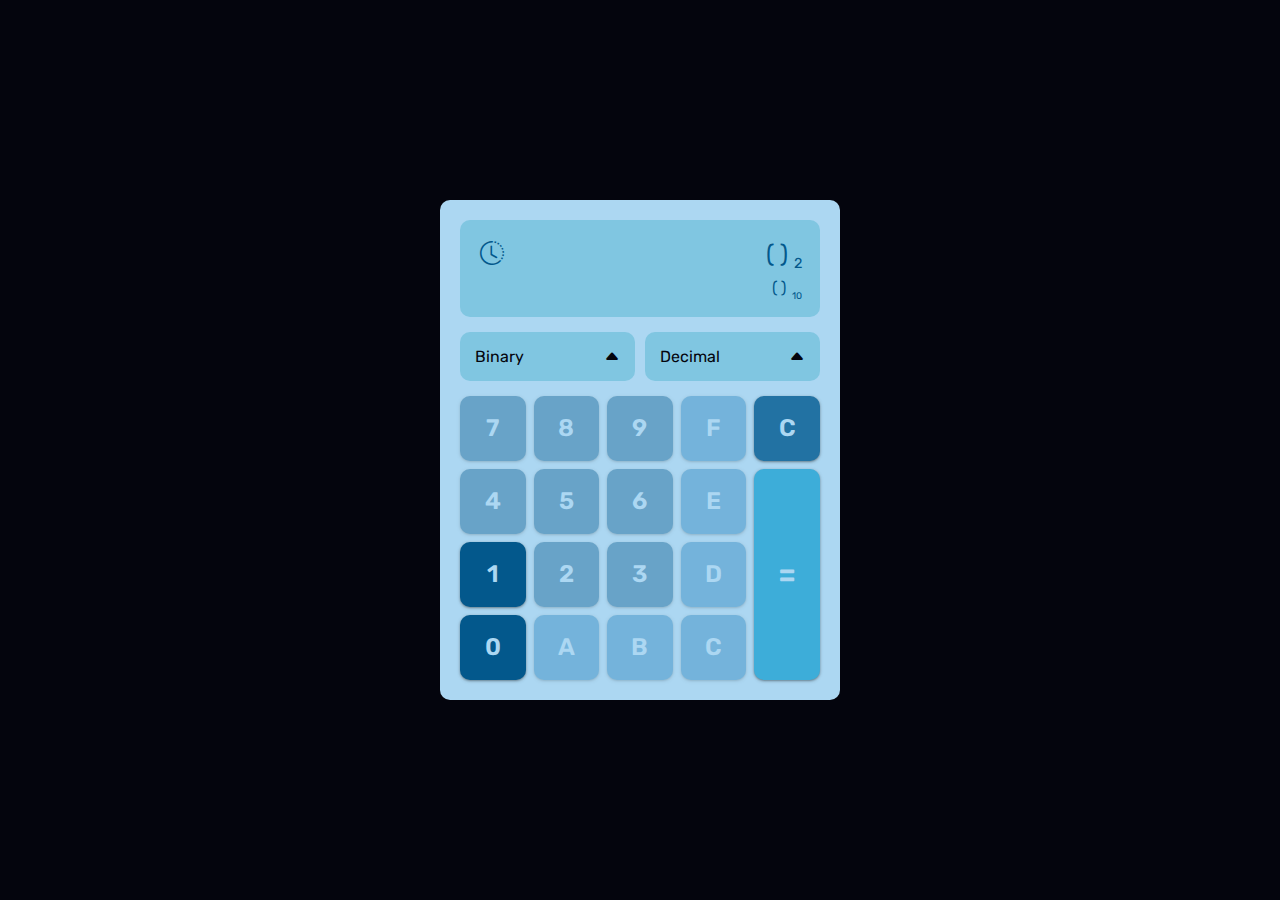
<file: converter/index.html>
<!DOCTYPE html>
<html lang="en">

<head>
    <meta charset="UTF-8">
    <meta name="viewport" content="width=device-width, initial-scale=1.0">
    <title>Converter</title>
    <!-- link icon  -->
    <link rel="stylesheet" href="https://cdn.jsdelivr.net/npm/bootstrap-icons@1.11.1/font/bootstrap-icons.css">
    <!-- main css -->
    <link rel="stylesheet" href="css/main.css">
</head>

<body>

    <div class="container containerCalc">

        <div class="screen zonClick">
            <div class="input">
                <span class="Arch">(</span>
                <span class="textInput numberInput" data-text-input=""></span>
                <span class="Arch">)<span class="typeInput" data-type-input=""></span> </span>
            </div>
            <div class="result">
                <span class="Arch">(</span>
                <span class="textInputResult"></span>
                <span class="Arch">)<span class="typeInput" data-type-input=""></span></span>
            </div>
            <div class="inconHistory"><i class="bi bi-clock-history"></i></div>
        </div>
        <div class="typeConverter">

            <div class="selectBox">
                <div class="showSelect">
                    <div class="text">Binary</div>
                    <div class="icon"><i class="bi bi-caret-down-fill"></i></div>
                </div>
                <div class="itemSelect">
                    <div class="item active"><span class="typeText">Binary</span><span class="type"
                            data-type="2">2</span></div>
                    <div class="item"><span class="typeText">Decimal</span><span class="type" data-type="10">10</span>
                    </div>
                    <div class="item"><span class="typeText">Octal</span><span class="type" data-type="8">8</span></div>
                    <div class="item"><span class="typeText">Hexadecimal</span><span class="type"
                            data-type="16">16</span></div>
                </div>
            </div>

            <div class="selectBox">
                <div class="showSelect">
                    <div class="text">Decimal</div>
                    <div class="icon"><i class="bi bi-caret-down-fill"></i></div>
                </div>
                <div class="itemSelect">
                    <div class="item"><span class="typeText">Binary</span><span class="type" data-type="2">2</span>
                    </div>
                    <div class="item active"><span class="typeText">Decimal</span><span class="type"
                            data-type="10">10</span></div>
                    <div class="item"><span class="typeText">Octal</span><span class="type" data-type="8">8</span></div>
                    <div class="item"><span class="typeText">Hexadecimal</span><span class="type"
                            data-type="16">16</span></div>
                </div>
            </div>

        </div>

        <div class="buttonCalc zonClick">

            <div class="btnCalc Decimal Octal Hexadecimal sivn" data-btn-input="7">7</div>
            <div class="btnCalc Decimal Hexadecimal ething" data-btn-input="8">8</div>
            <div class="btnCalc Decimal Hexadecimal nine" data-btn-input="9">9</div>
            <div class="btnCalc Hexadecimal alpha F" data-btn-input="F">F</div>
            <div class="Clear">C</div>

            <div class="btnCalc Decimal Octal Hexadecimal for" data-btn-input="4">4</div>
            <div class="btnCalc Decimal Octal Hexadecimal five" data-btn-input="5">5</div>
            <div class="btnCalc Decimal Octal Hexadecimal sixe" data-btn-input="6">6</div>
            <div class="btnCalc Hexadecimal alpha E" data-btn-input="E">E</div>
            <div class="equle">=</div>

            <div class="btnCalc Binary Decimal Octal Hexadecimal one" data-btn-input="1">1</div>
            <div class="btnCalc Decimal Octal Hexadecimal tow" data-btn-input="2">2</div>
            <div class="btnCalc Decimal Octal Hexadecimal three" data-btn-input="3">3</div>
            <div class="btnCalc Hexadecimal alpha D" data-btn-input="D">D</div>

            <div class="btnCalc Binary Decimal Octal Hexadecimal ziro" data-btn-input="0">0</div>
            <div class="btnCalc Hexadecimal alpha A" data-btn-input="A">A</div>
            <div class="btnCalc Hexadecimal alpha B" data-btn-input="B">B</div>
            <div class="btnCalc Hexadecimal alpha C" data-btn-input="C">C</div>

        </div>

    </div>

    <div class="history">
        <div class="close"><i class="bi bi-x"></i></div>
        <div class="uphistroy">

        </div>
    </div>



    <script src="js/select.js" type="module"></script>
    <script src="js/showbutton.js" type="module"></script>
    <script src="js/enterInput.js" type="module"></script>
    <script src="js/binaireDecimal.js" type="module"></script>

</body>

</html>
</file>
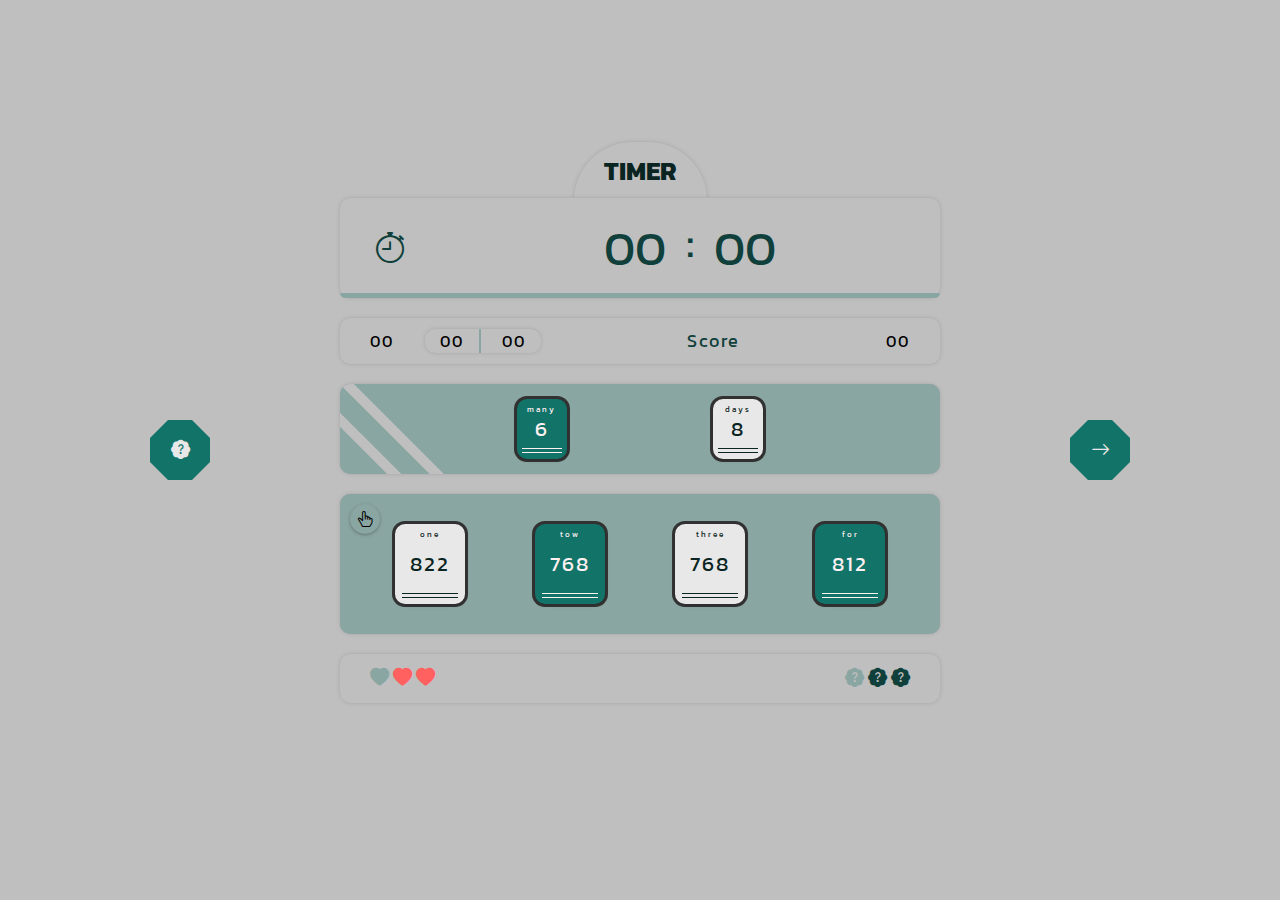
<file: Multiples/index.html>
<!DOCTYPE html>
<html lang="en">

<head>
    <meta charset="UTF-8">
    <meta name="viewport" content="width=device-width, initial-scale=1.0">
    <title>Game Multiples</title>
    <link rel="stylesheet" href="css/main.css">
    <link rel="stylesheet" href="https://cdn.jsdelivr.net/npm/bootstrap-icons@1.11.2/font/bootstrap-icons.min.css">
</head>

<body>


    <!-- <div class="button-Start-game btn" value-test ="Start Game" ></div> -->

    <section>

        <div class="clock">
            <h3 class="title"> timer</h3>
            <div class="numberClock">
                <div class="image"><i class="bi bi-stopwatch"></i></div>
                <div class="number">
                    <span class="min">00</span>
                    <span class="dots">:</span>
                    <span class="seconds">00</span>
                </div>
            </div>
            <div class="line" style="--i:90deg;"></div>
        </div>

        <div class="score">
            <div class="infoScour">
                <span class="newScore showInfo" text-info = "new" style="--left:-10px;">00</span>
                <span class="less-more">
                    <span class="less showInfo" text-info = "less" style="--left:5px;">00</span>
                    <span class="more showInfo" text-info = "Larger" style="--left:-4px;" >00</span>
                </span>
            </div>
            <span class="text">Score</span>
            <span class="oldScore showInfo" text-info = "last" style="--left:-10px;">00</span>
        </div>
        <div class="screen">
            <div class="card mony" text-card="many">00</div>
            <div class="card days" text-card="days">00</div>
        </div>
        <div class="result">
            <span class="icon"><i class="bi bi-hand-index-thumb"></i></span>
            <div class="card one card-result" text-card="one" >000</div>
            <div class="card tow card-result" text-card="tow">000</div>
            <div class="card three card-result" text-card="three">000</div>
            <div class="card for card-result" text-card="for">000</div>
        </div>

        <div class="help-hearts">
            <div class="hearts">
                <span class="icon one _none"><i class="bi bi-heart-fill"></i></span>
                <span class="icon tow"><i class="bi bi-heart-fill"></i></span>
                <span class="icon thre"><i class="bi bi-heart-fill"></i></span>
            </div>
            <div class="help">
                <span class="icon one _none"><i class="bi bi-patch-question-fill"></i></span>
                <span class="icon tow"><i class="bi bi-patch-question-fill"></i></span>
                <span class="icon thre"><i class="bi bi-patch-question-fill"></i></span>
            </div>
        </div>

    </section>

    <div class="box exit" text-data="exit">
        <i class="bi bi-arrow-right one" ></i>
        <i class="bi bi-arrow-right tow" ></i>
    </div>
    <div class="box help" text-data="exit">
        <i class="bi bi-patch-question-fill one"></i>
         <i class="bi bi-patch-question-fill tow"></i>
    </div>

    <!-- <script src="js/clock.js"></script> -->
    <script src="js/app.js" type="module"></script>
</body>

</html>
</file>
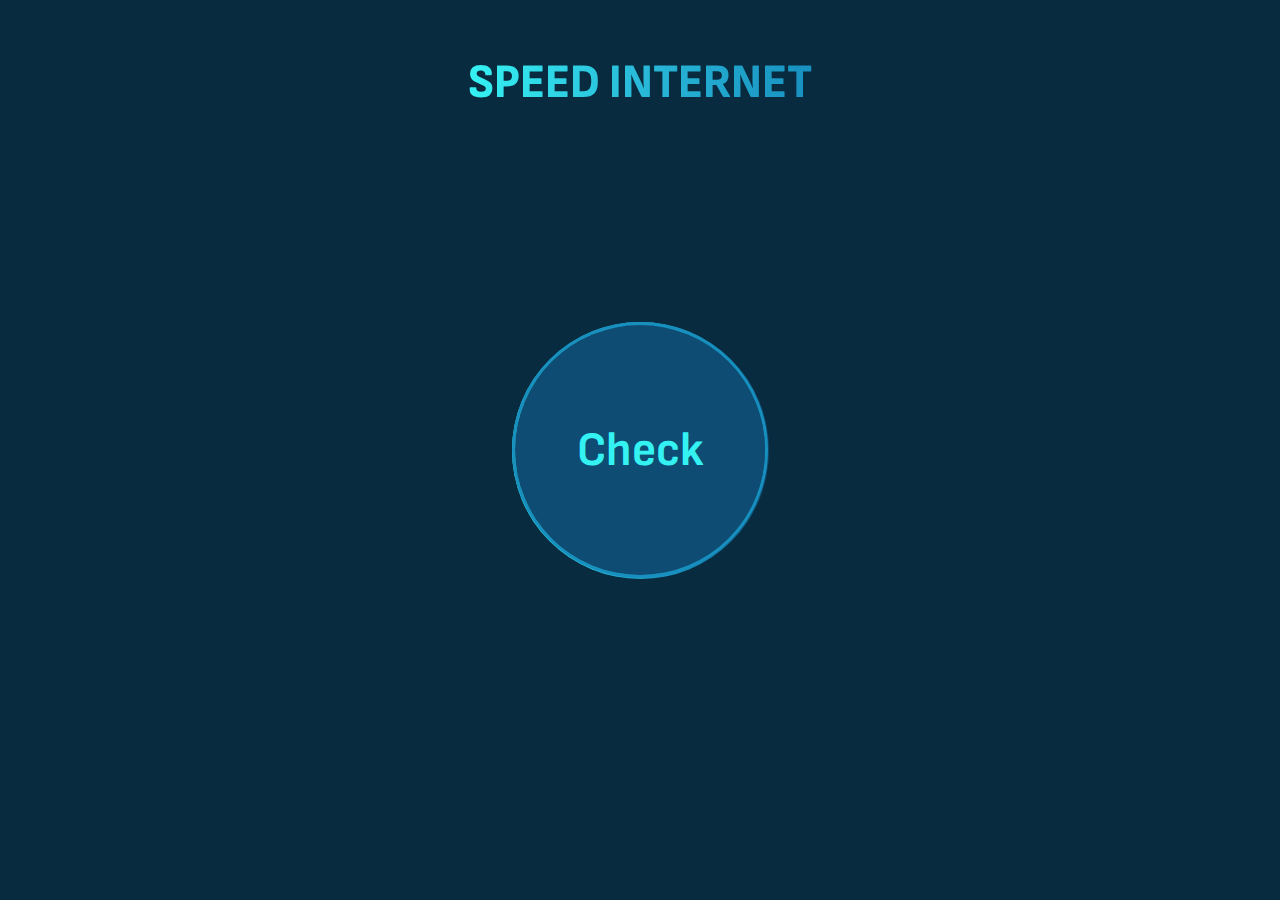
<file: speedInternet/index.html>
<!DOCTYPE html>
<html lang="en">
<head>
    <meta charset="UTF-8">
    <meta name="viewport" content="width=device-width, initial-scale=1.0">
    <title>Speed Test</title>
    <link rel="stylesheet" href="css/main.css">
    <link rel="stylesheet" href="https://cdn.jsdelivr.net/npm/bootstrap-icons@1.11.1/font/bootstrap-icons.css">
</head>
<body>
    
    <div class="container">
        <div class="title">speed internet</div>

        <div class="upTestSpeed">

            <div class="buttonCheck"><span>Check</span></div>
            <div class="loader">
                <span class="pseudoSpan"></span>
                <span class="outBorder" ></span>
            </div> 

            <div class="upSpeed">
                <div class="childSpeed" style="--needle:-125deg;">
                    <span class="numberSpeed" style="--i:0;" -num-speed="4" --data-num="20" ><b>20</b></span>
                    <span class="numberSpeed" style="--i:1;" -num-speed="5" --data-num="30"><b>30</b></span>
                    <span class="numberSpeed" style="--i:2;"-num-speed="6" --data-num="40"><b>40</b></span>
                    <span class="numberSpeed" style="--i:3;"-num-speed="7" --data-num="50"><b>50</b></span>
                    <span class="numberSpeed" style="--i:4;" -num-speed="8" --data-num="100"><b>100</b></span>
                    <span class="numberSpeed" style="--i:8;" -num-speed="0" --data-num="0"><b>0</b></span>
                    <span class="numberSpeed" style="--i:9;" -num-speed="1" --data-num="5"><b>5</b></span>
                    <span class="numberSpeed" style="--i:10;" -num-speed="2" --data-num="10"><b>10</b></span>
                    <span class="numberSpeed" style="--i:11;" -num-speed="3" --data-num="15"><b>15</b></span>

                    <span class="needle"></span>

                    <div class="upMinLine">
                            <div class="minLine active"  style = "--number-min:0;"  -m-number="1"></div>
                    </div>

                    <div class="boxNumberSpeed">
                        
                        <div class="numberSpeed">
                            <div class="titleNumber">
                                <i class="bi bi-arrow-down-circle"></i> 
                                <span class="text">Download</span>
                                <span class="unit"></span>
                            </div>
                            <div class="number">
                                <span class="normaleNumber">00</span>
                                <span class="boublePoint" >.</span>
                                <span class="pointNumber">00</span>
                            </div>
                            <div class="infoInternet">
                                <div class="towElement upIpInterenet">
                                    <i class="bi bi-person-circle"></i>
                                    <div class="towSpan ipInterenet">
                                        <span class="ip"></span>
                                        <span class="org"></span>
                                    </div> 
                                </div>
                                <div class="towElement upContry">
                                    <i class="bi bi-globe"></i>
                                    <div class="towSpan childInterenet">
                                        <span class="city"></span>
                                        <span class="timeZon"></span>
                                    </div>
                                </div>
                                
                            </div>
                        </div>

                    </div>

                </div>
            </div>

        </div>

    </div>


    <!-- <script src="js/aniamtionJS.js" ></script> -->
    <script src="js/app.js" ></script>
</body>
</html>
</file>
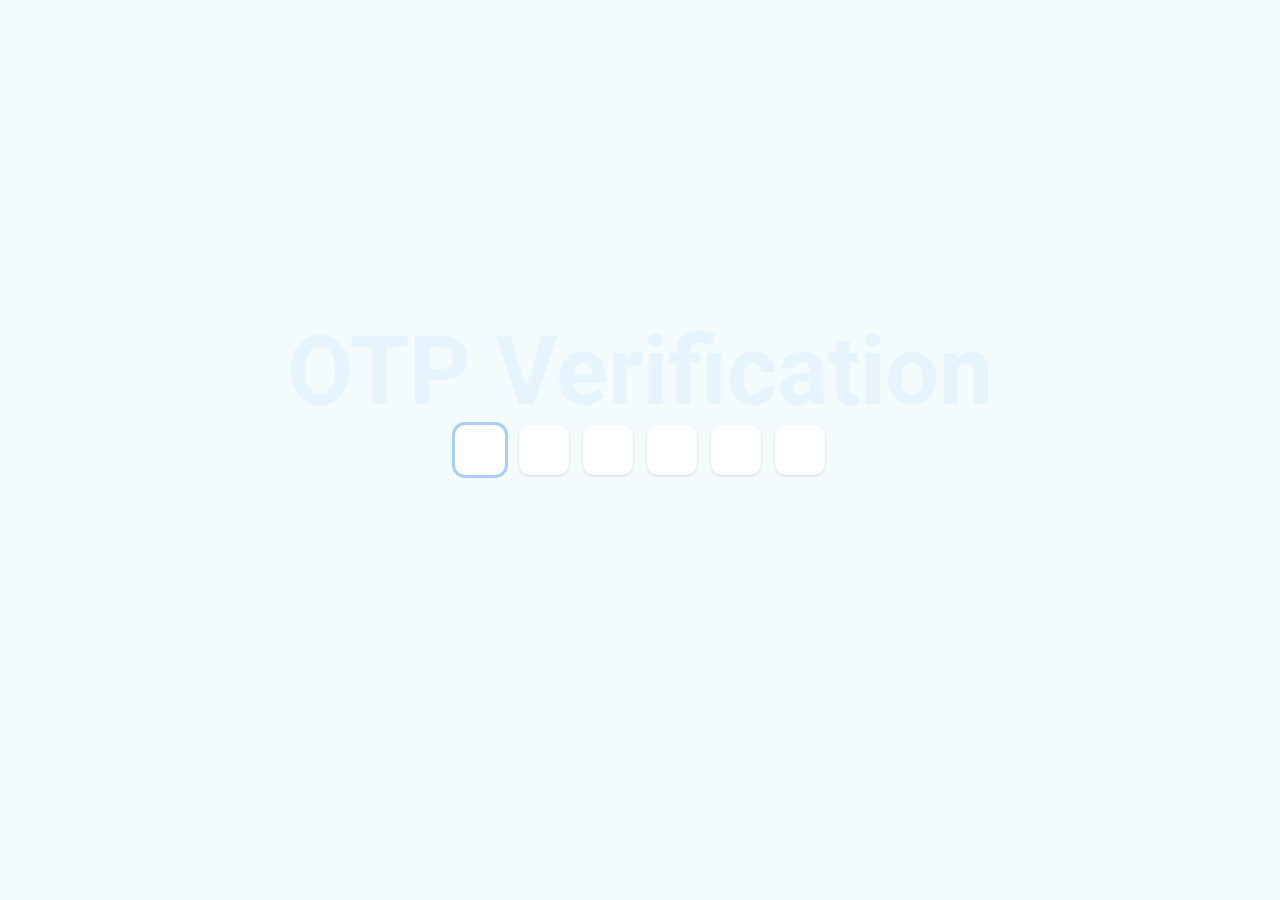
<file: verification_otp/index.html>
<!DOCTYPE html>
<html lang="en">
	<head>
		<meta charset="UTF-8" />
		<meta name="viewport" content="width=device-width, initial-scale=1.0" />
		<title>OTP Verification</title>

		<!-- this link css -->
		<link rel="stylesheet" href="main.css" />
	</head>
	<body>

		<div class="title">OTP Verification</div>

		<div class="container">
			<div class="opt-input" id = "otp-input">
				<input type="text" id="otp1" maxlength="1" autofocus />
                <input type="text" id="otp2" maxlength="1" />
                <input type="text" id="otp3" maxlength="1" />
                <input type="text" id="otp4" maxlength="1" />
                <input type="text" id="otp5" maxlength="1" />
                <input type="text" id="otp6" maxlength="1" />
			</div>
		</div>

		<!-- this link js -->
		<script src="app.js"></script>
	</body>
</html>
</file>
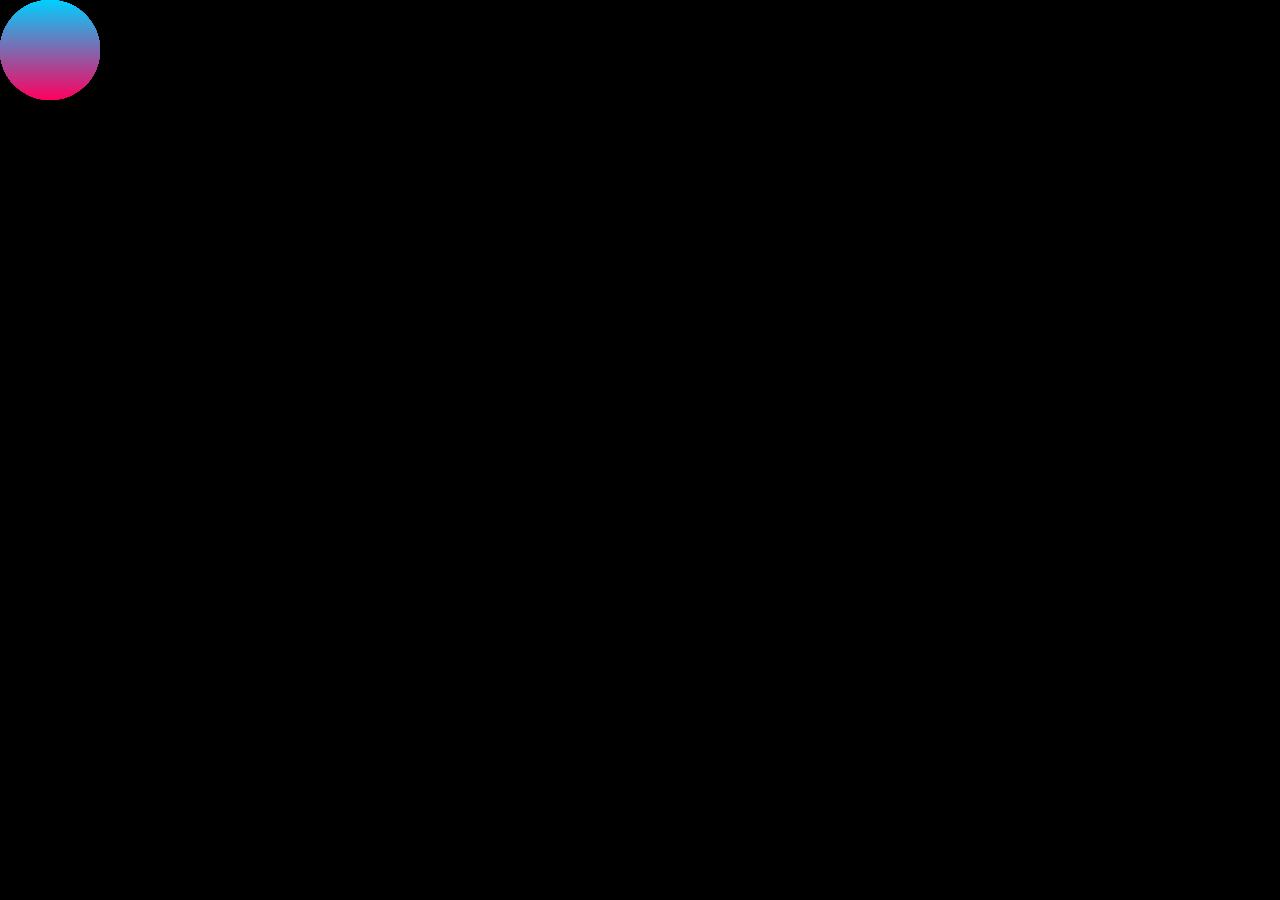
<file: animation/MouseMove/index.html>
<!DOCTYPE html>
<html lang="en">
<head>
    <meta charset="UTF-8">
    <meta name="viewport" content="width=device-width, initial-scale=1.0">
    <title>Mouse Animation</title>
    <link rel="stylesheet" href="main.css">
</head>
<body>
    
    <div class="cursor">
    </div>
<script src="https://cdnjs.cloudflare.com/ajax/libs/gsap/3.12.2/gsap.min.js"></script>
<script>
    for( let i = 0; i <= 20; i++  ){
        document.querySelector('.cursor').innerHTML += `<div class="circle"></div>`;
    }
    document.body.addEventListener("mousemove", e=>{
        gsap.to('.circle',{
            x : e.clientX,
            y : e.clientY,
            stagger:0.05
        });
    })
</script>
</body>
</html>
</file>
<file: converter/css/main.css>
@import url('https://fonts.googleapis.com/css2?family=Rubik:wght@300;400;500;600;700;800;900&display=swap');
*{
 box-sizing: border-box;
 padding: 0;
 margin: 0;
font-family: 'Rubik', sans-serif;
}

:root{
    --color-1:#04050D;
    --color-2:#012340;
    --color-3:#03588C;
    --color-4:#ACD7F2;
    --color-5:#3DADD9;
    --color-6:#80c6e1;

    --min-borde:10px;
    --min-transition: all 0.8s ease-in-out;
}

body{
    min-height: 100vh;
    display: flex;
    justify-content: center;
    align-items: center;
    background-color: var(--color-1);
    color: #04050D;
}
.containerCalc{
    padding: 20px;
    width: 400px;
    height: 500px;
    background-color: var(--color-4);
    border-radius: var(--min-borde);
    display: grid;
    grid-template-columns: 1fr;
    grid-template-rows: 21% 15% 1fr;
    gap: 5px;
    /* box-shadow: #3dadd978 1px 6px 100px 0px; */
}
.screen{
    width: 100%;
    background-color:var(--color-6) ;
    padding: 20px;
    height: 100%;
    border-radius: var(--min-borde);
    display: flex;
    flex-direction: column;
    justify-content: flex-end;
    align-items: flex-end;
    gap: 10px;
    position: relative;
}
.screen .result{
    transition: var(--min-transition);
}
.screen .input,
.screen .result.equalShow{
    font-size: 1.5em;
    transition: var(--min-transition);
}

.screen .Arch span,
.screen .result.equalShow .Arch span{
    font-size: 0.6em;
    margin-left: 4px;
    position: relative;
    bottom: -6px;
    left: 2px;
}
.screen .input.noShow{
    font-size: 0.8em;
}
.screen .input.noShow .Arch span{
    font-size: 0.6em;
}
.screen .Arch{
    color: var(--color-3);
}
.result{
    color: var(--color-3);
}

.inconHistory{
    position: absolute;
    left: 20px;
    top: 20px;
    font-size:1.5em ;
    color: var(--color-3);
    cursor: pointer;
    transition:var(--min-transition);
}
.inconHistory:hover{
color: var(--color-1);
}
/* __________________________________________________________________________________________ */
.selectBox{
    width: 50%;
    cursor: pointer;
    position: relative;
    transition: var(--min-transition);

}
.typeConverter{
    display: flex;
    justify-content: space-between;
    align-items: center;
    gap: 10px;
}
.selectBox .icon i::before{
    transform: rotate(180deg);
    transition: var(--min-transition);
}
.selectBox.active .icon i::before{
    transform: rotate(0deg);
}
.showSelect{
    display: flex;
    justify-content: space-between;
    background-color:var(--color-6) ;
    padding: 15px;
    border-radius: var(--min-borde);
}
.itemSelect{
    padding: 10px;
    border-radius: var(--min-borde);
    background-color:var(--color-6) ;
    position: absolute;
    width: 100%;
    top: 20px;
    opacity: 0;
    visibility: hidden;
    transition: var(--min-transition);
}
.selectBox.active .itemSelect{
    top: 62px;
    opacity: 1;
    visibility: visible;
    z-index: 111;
}
.item{
    padding: 10px;
    margin: 4px 0;
    border-radius: var(--min-borde);
    display: flex;
    justify-content: space-between;
    font-size: 0.7em;
    transition: var(--min-transition);
}
.item span:last-child{
    color: #03588C;
}
.item.active{
    background-color: var(--color-5);
    font-size: 1em;
}
.item.antherHover  {
    background-color: transparent;
    font-size: 0.7em;
}
.item:hover{
    background-color: var(--color-5);
    font-size: 1em;
}


/* =================================================================== */


.buttonCalc{
    display: grid;
    grid-template-columns: 1fr 1fr 1fr 1fr 1fr;
    grid-template-rows: 1fr 1fr 1fr 1fr;
    gap: 8px;
}
.buttonCalc .equle{
    grid-area: -4/5/-1/-1;
}
.buttonCalc .btnCalc,
.buttonCalc .Clear,
.buttonCalc .equle{
    display: flex;
    justify-content: center;
    align-items: center;
    padding: 10px;
    width: 100%;
    background-color:var(--color-3);
    height: 100%;
    border-radius: var(--min-borde);
    font-size: 1.5em;
    font-weight: 600;
    cursor: pointer;
    color: var(--color-4);
    box-shadow: rgba(0, 0, 0, 0.3) 0px 1px 2px 0px, rgba(60, 64, 67, 0.15) 0px 1px 3px 1px;
}
.buttonCalc .Clear{
    background-color:#2272a3 ;
}
.buttonCalc .equle{
    background-color: var(--color-5);
    /* color: var(--color-2); */
    font-size: 2em;
}
.buttonCalc .alpha{
    background-color: #2180ba;
}
.opacityBtn{
    opacity: 0.4;
}

/* ________________________________________history_________________________________________ */

.history{
    width: 60%;
    position: absolute;
    z-index: 11111;
    padding: 10px;
    background-color: var(--color-2);
    border-radius: var(--min-borde);
    color: var(--color-4);
    top: 10px;
    transform: translateY(-50%);
    opacity: 0;
    visibility: hidden;
    transition: all 1s linear;
}
.uphistroy::-webkit-scrollbar{
    width: 5px;
}
.uphistroy::-webkit-scrollbar-thumb{
    background-color: var(--color-3);
    border-radius: var(--min-borde);
}
.uphistroy{
    overflow-y: auto;
    width: 100%;
    max-height: 10vh;
    padding: 20px;
    display: flex;
    align-items: center;
    flex-direction: column;
    gap: 15px;
}
@media (max-width:820px) {
    .history{
        width: 90%;
    }
}
.history.active{
    top: 50%;
    opacity: 1;
    visibility: visible;
}

.history .saveResult{
    width: 100%;
    display: flex;
    justify-content: space-between;
    
}
.history .watheResult{
    display: flex;
    gap: 7px;
}
.history .watheResult .typeInput{
    font-size: 0.7em;
    position: relative;
    top: 4px;
}
.history .arrow{
    margin-right: 2px;
    position: relative;
    top: 6px;
}
.history .close{
    position: absolute;
    top: -20px;
    right: 20px;
    background-color: var(--color-2);
    width: 30px;
    height: 30px;
    display: flex;
    justify-content: center;
    align-items: center;
    border-radius: var(--min-borde);
    color: var(--color-5);
    font-size: 1.4em;
    cursor: pointer;
    transition: var(--min-transition);
}
.history .close:hover{
    color: var(--color-4);
}
</file>
<file: Multiples/css/main.css>
@import url('https://fonts.googleapis.com/css2?family=Kanit:wght@100;200;300;400;500;600;700;800;900&display=swap');

* {
    padding: 0;
    margin: 0;
    box-sizing: border-box;
    font-family: 'Kanit', sans-serif;
}

:root {
    --main-color: #BFBFBF;
    --color-2: #4C5958;
    --color-3: #8AA6A3;
    --color-4: #10403B;
    --color-5: #127369;

    --test-color: #092421;
    --test-color-light: #E8E8E8;

    --main-border: 10px;

    --main-transition: all 0.8s linear;

    --main-box-shadow: rgba(0, 0, 0, 0.1) 0px 0px 5px 0px,
        rgba(0, 0, 0, 0.1) 0px 0px 1px 0px;
}

body {
    background-color: var(--main-color);
    width: 100%;
    height: 100vh;
    display: flex;
    justify-content: center;
    align-items: center;
}

.btn {
    cursor: pointer;
    position: relative;
    display: flex;
}

.btn::after {
    content: attr(value-test);
    padding: 10px 30px;
    background-color: var(--color-3);
    border-radius: 20px;
    color: var(--test-color-light);
    font-size: 1.1em;
    letter-spacing: 0.5px;
    outline: 3px solid var(--color-4);
    transition: all 0.3s ease-in-out;
}

.btn:hover::after {
    animation: animationBTN 0.3s ease-in-out;
    transform: translateY(-10px);
}

@keyframes animationBTN {
    0% {
        transform: translateY(-18px);
    }

    80% {
        transform: translateY(-8px);
    }

    100% {
        transform: translateY(-10px);
    }
}

.btn::before {
    content: "";
    position: absolute;
    width: 100%;
    height: 100%;
    left: 0;
    top: 0;
    background-color: var(--color-4);
    outline: 3px solid var(--color-4);
    z-index: -1;
    transform: translateY(0);
    border-radius: 20px;
}

.button-Start-game {
    font-size: 3em;
}

.button-Start-game.btn::before,
.button-Start-game.btn::after {
    border-radius: 40px;
}

section {
    display: flex;
    flex-direction: column;
    gap: 20px;
    min-width: 600px;
}

/* ================================clock================================= */
.clock {
    min-width: 100%;
    height: 100px;
    display: flex;
    justify-content: center;
    align-items: center;
    flex-direction: column;
    box-shadow: var(--main-box-shadow);
    border-radius: var(--main-border);
    position: relative;
    background-color: var(--main-color);
}

.numberClock {
    width: 100%;
    display: grid;
    grid-template-columns: 100px 1fr;
    grid-template-rows: 1fr;
    place-items: center;

}

.clock .image {
    width: 100%;
    font-size: 2em;
    display: flex;
    justify-content: center;
    align-items: center;
    color: var(--color-4);
}

.clock .number {
    font-size: 3em;
    color: var(--color-4);
    display: flex;
}

.clock .number span {
    width: 80px;
    height: 80px;
    display: flex;
    justify-content: center;
    align-items: center
}

.clock .number .dots {
    width: 30px;
    position: relative;
    top: -7px;
}

.clock .title {
    position: absolute;
    top: -56px;
    font-size: 1.6em;
    text-transform: uppercase;
    padding: 10px 30px;
    border-radius: 59px 59px 0 0;
    box-shadow: inherit;
    z-index: -1;
    color: var(--test-color);
}

.clock .banger {
    background-color: rgb(255, 112, 112);
    animation: animationTitleDanger 1s linear infinite alternate;
}

@keyframes animationTitleDanger {
    0% {
        background-color: var(--main-color);
    }

    100% {
        background-color: rgb(250, 93, 93);
    }
}

.clock .dangerImage {
    transform: rotate(40deg);
    animation: animationDangerImage 0.4s linear infinite alternate;
}

@keyframes animationDangerImage {
    0% {
        transform: rotate(40deg);
    }

    100% {
        transform: rotate(-40deg);
    }
}

.clock .line {
    width: 100%;
    height: 5px;
    background-color: var(--color-3);
    position: absolute;
    bottom: 0;
    border-radius: 0 0 10px 10px;
    overflow: hidden;
}

.clock .line::after {
    content: "";
    width: 100%;
    height: 100%;
    background-color: var(--color-4);
    position: absolute;
    transform-origin: left top;
    transform: rotateY(var(--i));
}

/* ==========================score================================ */
.score {
    width: 100%;
    display: flex;
    justify-content: space-between;
    align-items: center;
    padding: 10px 30px;
    box-shadow: var(--main-box-shadow);
    border-radius: var(--main-border);
    letter-spacing: 2px;
}

.score span {
    position: relative;
    cursor: pointer;
}

.score .less-more {
    margin-left: 25px;
    border-radius: var(--main-border);
    box-shadow: var(--main-box-shadow);
}

.score .less-more span {
    padding: 0 15px;
    position: relative;
}

.score .less-more span:first-child {
    border-right: 2px solid var(--color-3);
}

.score .showInfo::after {
    content: attr(text-info);
    position: absolute;
    padding: 10px 10px 5px 10px;
    background-color: var(--test-color-light);
    clip-path: polygon(0 30%, 50% 0, 100% 32%, 100% 100%, 0 100%);
    border-radius: var(--main-border);
    font-size: 0.6em;
    top: 0;
    /* 29px*/
    opacity: 0;
    visibility: hidden;
    left: var(--left);
    z-index: 11;
    box-shadow: rgba(10, 37, 64, 0.35) 0px -2px 6px 0px inset;
    transition: var(--main-transition);
    cursor: pointer;
}

.score .showInfo:hover::after {
    top: 29px;
    opacity: 1;
    visibility: visible;
}

.score .text {
    font-size: 1.1em;
    letter-spacing: 1.5px;
    color: var(--color-4);
}

/* ==============================screen================================== */
.screen {
    width: 100%;
    padding: 15px 30px;
    display: flex;
    justify-content: space-evenly;
    background-color: var(--color-3);
    box-shadow: var(--main-box-shadow);
    border-radius: var(--main-border);
    position: relative;
    overflow: hidden;
}

.screen::after {
    content: "";
    width: 20px;
    height: 150%;
    position: absolute;
    top: -10px;
    left: 23px;
    transform: rotate(-45deg);
    border-right: 10px solid var(--main-color);
    border-left: 10px solid var(--main-color);
}


.card {
    width: 50px;
    height: 60px;
    background-color: var(--color-5);
    display: flex;
    justify-content: center;
    align-items: center;
    letter-spacing: 2px;
    border-radius: var(--main-border);
    color: #fff1f1;
    font-size: 1.3em;
    box-shadow: rgba(0, 0, 0, 0.16) 0px 1px 4px, rgb(51, 51, 51) 0px 0px 0px 3px;
    position: relative;
}

.days {
    background-color: var(--test-color-light);
    color: var(--test-color);
}

.card::after {
    content: attr(text-card);
    position: absolute;
    font-size: 0.4em;
    top: 4px;
    text-transform: capitalize;
}

.card::before {
    content: "";
    width: 80%;
    position: absolute;
    height: 3px;
    /* background-color: red; */
    bottom: 6px;
    border-top: 1px solid;
    border-bottom: 1px solid;
}

/* =======================result========================= */
.result {
    display: flex;
    justify-content: space-around;
    padding: 30px 20px;
    background-color: var(--color-3);
    border-radius: var(--main-border);
    box-shadow: var(--main-box-shadow);
    position: relative;
}

.result .card {
    width: 70px;
    height: 80px;
    cursor: pointer;
    transition: var(--main-transition);
    overflow: hidden;
}

.result .card:hover {
    transform: scale(1.2);
}

.result .card:nth-child(even) {
    background-color: var(--test-color-light);
    color: var(--test-color);
}

.result .icon {
    position: absolute;
    top: 10px;
    left: 10px;
    width: 30px;
    height: 30px;
    border-radius: 50%;
    box-shadow: rgba(60, 64, 67, 0.3) 0px 1px 2px 0px, rgba(60, 64, 67, 0.15) 0px 1px 3px 1px;
    display: flex;
    justify-content: center;
    align-items: center;
}

.result .click-card {
    width: 200px;
    height: 300px;
    position: absolute;
    z-index: 11111;
    top: 0;
    transform: scale(1.2) translate(0, -166px);
    font-size: 4em;
    animation: animationCardResult 0.1s ease-in-out 20;
}

.result .click-card:hover {
    transform: scale(1.2) translate(0, -166px);
}

.result .click-card::before {
    height: 8px;
    bottom: 17px;
    border-top: 3px solid;
    border-bottom: 3px solid;
}

.result .click-card.result-card {
    animation: animationCardResult 0.3s ease-in-out 1;
}

.result .click-card.result-card::after {
    content: attr(text-result);
    width: 100%;
    height: 100%;
    background-color: var(--color-result);
    /* rgb(101, 135, 101) rgb(255, 68, 68) */
    top: 0;
    display: flex;
    justify-content: center;
    align-items: center;
    font-size: 0.7em;
    color: var(--test-color-light);

}

@keyframes animationCardResult {
    0% {
        transform: translate(0, -212px) rotateY(180deg);
    }

    100% {

        transform: translate(0, -212px) rotateY(0deg);
    }

}

/* ===========================help-hearts======================== */
.help-hearts {
    width: 100%;
    padding: 10px 30px;
    display: flex;
    justify-content: space-between;
    align-items: center;
    border-radius: var(--main-border);
    box-shadow: var(--main-box-shadow);
}

.help-hearts .icon {
    font-size: 1.2em;
}

.help-hearts .hearts {
    color: rgb(255, 97, 97);
}

.help-hearts .hearts ._none {
    color: var(--color-3);
}

.help-hearts .help {
    color: var(--color-4);
}

.help-hearts .help ._none {
    color: var(--color-3);
}

/* =================================exit================================= */
.box {
    width: 60px;
    height: 60px;
    background-color: var(--color-5);
    clip-path: polygon(30% 0%, 70% 0%, 100% 30%, 100% 70%, 70% 100%, 30% 100%, 0% 70%, 0% 30%);
    display: flex;
    justify-content: center;
    align-items: center;
    color: var(--test-color-light);
    font-size: 1.2em;
    position: absolute;
    right: 150px;
    cursor: pointer;
    /* overflow: hidden; */

}

.box i {
    transition: transform 0.5s ease-in-out;
}

.box .tow {
    position: absolute;
    transform: translateX(-50px);
}

.box:hover .one {
    transform: translateX(50px);
}

.box:hover .tow {
    transform: translateX(0px);
}

.help {
    left: 150px;
}
</file>
<file: speedInternet/css/main.css>
@import url('https://fonts.googleapis.com/css2?family=Sofia+Sans+Semi+Condensed:wght@1;100;200;300;400;500;600;700;800;900;1000&display=swap');

*{
    padding: 0;
    margin: 0;
    box-sizing: border-box;
    font-family: 'Sofia Sans Semi Condensed', sans-serif;
}
:root{
    --color1:#0E4C73;
    --color2:#092B40;
    --color3:#1790BF;
    --color4:#29B9D9;
    --color5:#35F2F2;
    
    --min-border: 8px;

    --min-width:250px;
    --min-height:250px;
}
body{
    min-height: 100vh;
    background-color: var(--color2);
    
}

.container{
    height: 100vh;
    display: grid;
    grid-template-columns: 1fr;
    grid-template-rows: 15% 1fr;
    place-items: center;
}
.upTestSpeed{
    margin-bottom: 30px;
}
.title{
    margin-top: 30px;
    font-size: 3em;
    text-transform: uppercase;
    font-weight: 800;
    background-image: linear-gradient(to left, var(--color3), var(--color4), var(--color5));
    -webkit-background-clip: text;
    background-clip:text;
    -webkit-text-fill-color: transparent;
}

.buttonCheck{
    width: var(--min-width);
    height: var(--min-height);
    border-radius: 50%;
    position: absolute;
    display: flex;
    justify-content: center;
    align-items: center;
    left: 50%;
    top: 50%;
    transform: translate(-50%, -50%);
    transition: all 1s ease-in-out;
}
.buttonCheck span{
    width: inherit;
    height: inherit;
    background: var(--color1);
    border-radius: 50%;
    display: flex;
    justify-content: center;
    align-items: center;
    font-size: 3em;
    font-weight: 700;
    color: var(--color5);
    cursor: pointer;
}
.buttonCheck.noActive{
    opacity: 0;
    visibility: hidden;
    width: 100px;
    height: 100px;
}

.buttonCheck::after{
    content: "";
    width: calc(100% + 7px);
    height: calc(100% + 7px);
    border-radius: 50%;
    background-image: linear-gradient(to left, var(--color1) , var(--color3), var(--color4), var(--color5));
    position: absolute;
    z-index: -3;
    
    animation:animationBorder 2s linear infinite  ;
}
@keyframes animationBorder{
    100%{
        transform: rotate(360deg);
    }
}
.buttonCheck::before,
.loader.active .outBorder::before,
.loader.active .outBorder::after{
    content: "";
    width: 100%;
    height: 100%;
    border-radius: 50%;
    background-color: transparent;
    position: absolute;
    border: 3px solid var(--color3);
    z-index: -1;
    animation:outBorder 3s ease-in-out infinite ;
}
.loader.active .outBorder::before{
    width: 100% ;
    height: 100% ;
    opacity: 0;
    animation:outBorder 4s ease-in-out infinite ;
}
.loader.active .outBorder::after{
    border-color: var(--color5);
    width: calc(100% - 5px);
    height: calc(100% - 5px) ;
    opacity: 0;
    animation:outBorder 6s ease-in-out infinite ;
}
@keyframes outBorder{
    20%{
        opacity: 0.7;
    }
    50%,80%{
        transform: scale(1.4);
        opacity: 0;

    }
    100%{
        opacity: 0;
    }
}

.loader{
    width: 100px;
    height: 100px;
    border-radius: 50%;
    background: conic-gradient(#29b9d949 0%, transparent 65%);
    position: absolute;
    left: 50%;
    top: 50%;
    transform: translate(-50%, -50%) rotate(0deg);
    opacity: 0;
    visibility: hidden;
    transition: all 1s ease-in-out;
}
.loader.active{
    opacity: 1;
    visibility: visible;
    width: var(--min-width);
    height: var(--min-height);
    animation: animationLoader 4s linear infinite;
}
@keyframes animationLoader {    
    50%,100%{
        transform:  translate(-50%, -50%) rotate(360deg);
    }
}
.loader.active .pseudoSpan{
    display: flex;
    width: inherit;
    height: inherit;
    background: transparent;
    border-radius: 50%;
    position: relative;
    animation: animationSpanLoader 4s linear infinite;
}
@keyframes animationSpanLoader {
    0%,50%{
        transform: rotate(-360deg);
    }
    50%,100%{
        animation-play-state: paused;
    }
}
.loader.active .pseudoSpan::after{
    content: "";
    width: 0;
    height: 0;
    position: absolute;
    top: 0;
    left: calc(50% - 8px);
    border: 8px solid transparent;
    border-top: 120px solid var(--color4);
}
.loader.active .outBorder{
    display: flex;
    justify-content: center;
    align-items: center;
    position: absolute;
    top: 0;
    display: flex;
    width: inherit;
    height: inherit;
    border-radius: 50%;
}

.upSpeed{
    width: var(--min-width);
    height: var(--min-height);
    border-radius: 50%;
    position: absolute;
    left: 50%;
    top: 50%;
    transform: translate(-50%, -50%);
    display: flex;
    justify-content: center;
    align-items: center;
    flex-direction: column;
    z-index: -1;
}
.childSpeed{
    width: 100px;
    height: 100px;
    border-radius: 50%;
    border: 20px solid #29b9d978;
    border-bottom-color: transparent;
    position: relative;
    display: flex;
    justify-content: center;
    align-items: center;
    opacity: 0;
    visibility: hidden;
    transition: all 1s ease-in-out;
}
.childSpeed.active{
    opacity: 1;
    visibility: visible;
    width: inherit;
    height: inherit;
}
.childSpeed.active::after{
    content: "";
    position: absolute;
    width: inherit;
    height: 85px;
    background-color:var(--color2);
    bottom: -33px;
    left: -20px;
    z-index: 11;
}

.childSpeed.active  .numberSpeed {
    font-size: 0.1em;
    color: #35F2F2;
    position: absolute;
    text-align: center;
    inset:9px;
    transform: rotate(calc(30deg * var(--i)));
    opacity: 0;
    visibility: hidden;
    transition: all 1.2s ease-in-out;
}
.childSpeed.active  .numberSpeed{
    opacity: 1;
    visibility: visible;
    font-size: 0.9em;
}
.childSpeed.active  .numberSpeed b{
    display: inline-block;
    transform: rotate(calc((-30deg) * var(--i)));
}
.childSpeed.active .needle{
    display: flex;
    position: absolute;
    top: 50%;
    left: 50%;
    transform-origin: bottom;
    transform: translate(-60%, -106%) rotate(-125deg);/* -125deg + 31.4deg * 4 */
    height: 0;
    width: 0;
    border: 8px solid transparent;
    border-bottom: 72px solid var(--color5);    
    border-radius: 20px;
    display: flex;
    justify-content: center;
    align-items: center;
    animation: animationNeedle 6s ease-in-out;
}
@keyframes animationNeedle {
    90%{
        transform: translate(-60%, -106%) rotate(var(--needle));
    }
    100%{
        transform: translate(-60%, -106%) rotate(-125deg); 
    }
}

.childSpeed.active .upMinLine{
    width: inherit;
    height: inherit;
    transform: rotate(-118deg);
    position: absolute;
    z-index: 1;
    border-radius: 50%;
    display: flex;
    justify-content: start;
}
.childSpeed.active .upMinLine .minLine{
    width: 5px;
    height: 20px;
    position: absolute;
    border-radius: 10px;
    background-color: var(--color5);
    inset: 0px;
    left: 49%;
    transform-origin: 50% 125px;
    transform: rotate(calc(3.6deg*var(--number-min)));
    box-shadow:var(--color5) 0px 2px 8px 0px;
    opacity: 0;
    transition: all 3s ease-in-out;
    transition-delay: var(--d);
}
.childSpeed.active .upMinLine .minLine.active{
    opacity: 1;
}

.childSpeed.active .boxNumberSpeed{
    width: 400px;
    min-height: 25vh;
    background-color: var(--color1);
    position: absolute;
    bottom: -132px;
    z-index: 111;
    border-radius: var(--min-border);
}
.childSpeed.active .numberSpeed .titleNumber{
    font-size: 1.2em;
    display: flex;
    gap: 6px;
    justify-content: center;
    align-items: end;
    margin-bottom: 7px;
}
.childSpeed.active .numberSpeed .titleNumber .text{
    font-size: 1.3em;
}
.childSpeed.active .numberSpeed .titleNumber .unit{
    color: var(--color3);
    font-weight: 800;
}
.childSpeed.active .numberSpeed .titleNumber i{
    position: relative;
    top: -2px;
}
.childSpeed.active .numberSpeed  .number{
    font-size: 2.9em;
    display: flex;
    justify-content: center;
    align-items: center;
}
.childSpeed.active .numberSpeed  .number .normaleNumber,
.childSpeed.active .numberSpeed  .number .pointNumber{
    min-width: 70px;
    display: flex;
    /* padding: 0 7px; */
}
.childSpeed.active .numberSpeed  .number .normaleNumber{
    justify-content: flex-end;
}
.childSpeed.active .numberSpeed  .number .boublePoint{
    font-size: 0.9em;
}
.childSpeed.active .numberSpeed .infoInternet{
    display: flex;
    justify-content: space-around;
    align-items: center;
    margin-top: 15px;
}
.childSpeed.active .numberSpeed .towElement{
    display: flex;
    gap: 7px;
    align-items: center;
}
.childSpeed.active .numberSpeed .towSpan{
    display: flex;
    flex-direction: column;
    align-items: center;
}
.childSpeed.active .numberSpeed .towSpan span:first-child{
    font-size: 1.2em;
}
.childSpeed.active .numberSpeed .towSpan span:last-child{
    color: var(--color3);
    font-size: 0.7em;
}
.childSpeed.active .numberSpeed .towElement i{
    font-size: 1.6em;
}
.childSpeed.active .numberSpeed .org{
    font-size: 1.3em !important;
}
</file>
<file: verification_otp/main.css>
@import url('https://fonts.googleapis.com/css2?family=Baloo+Paaji+2&family=Roboto:ital,wght@0,100;0,300;0,400;0,500;0,700;0,900;1,100;1,300;1,400;1,500;1,700;1,900&display=swap');

* {
    box-sizing: border-box;
    padding: 0;
    margin: 0;
    font-family: "Roboto", sans-serif;
}

:root {
    --main-color: #f3fbfc;
    --secant-color: #fff;
}

body {
    min-height: 100vh;
    display: flex;
    justify-content: center;
    align-items: center;
    background-color: var(--main-color);
}
.title{
    position: absolute;
    top: 35%;
    font-size: 6em;
    font-weight: bold;
    color: rgba(192, 226, 255, 0.269);
    z-index: -1;
}

input[type="text"] {
    width: 50px;
    height: 50px;
    margin: 0 5px;
    padding: 10px;
    text-align: center;
    font-size: 1.6em;
    font-weight: bold;
    border-radius: 10px;
    border: none;
    outline: none;
    background-color: var(--secant-color);
    box-shadow: rgba(0, 0, 0, 0.1) 0px 1px 3px 0px, rgba(0, 0, 0, 0.06) 0px 1px 2px 0px;
    cursor: pointer;
    transition: all 0.2s ease-in-out;
}
input[type="text"]:hover{
    transform: scale(1.2);
}
input[type="text"]:focus{
    box-shadow: rgba(3, 102, 214, 0.3) 0px 0px 0px 3px;
}
</file>
<file: animation/MouseMove/main.css>
*{
    padding: 0;
    margin: 0;
}
body{
    height: 100vh;
    width: 100%;
    background-color: black;
    overflow:hidden;
}
.cursor{
    width: 100px;
    height: 100px;
    position: relative;
}
.cursor .circle{
    width: 100%;
    height: 100%;
    position: absolute;
    top: 0;
    left: 0;
    background-image: linear-gradient(#00d0ff, #ff005e);
    border-radius: 50%;
}
</file>
